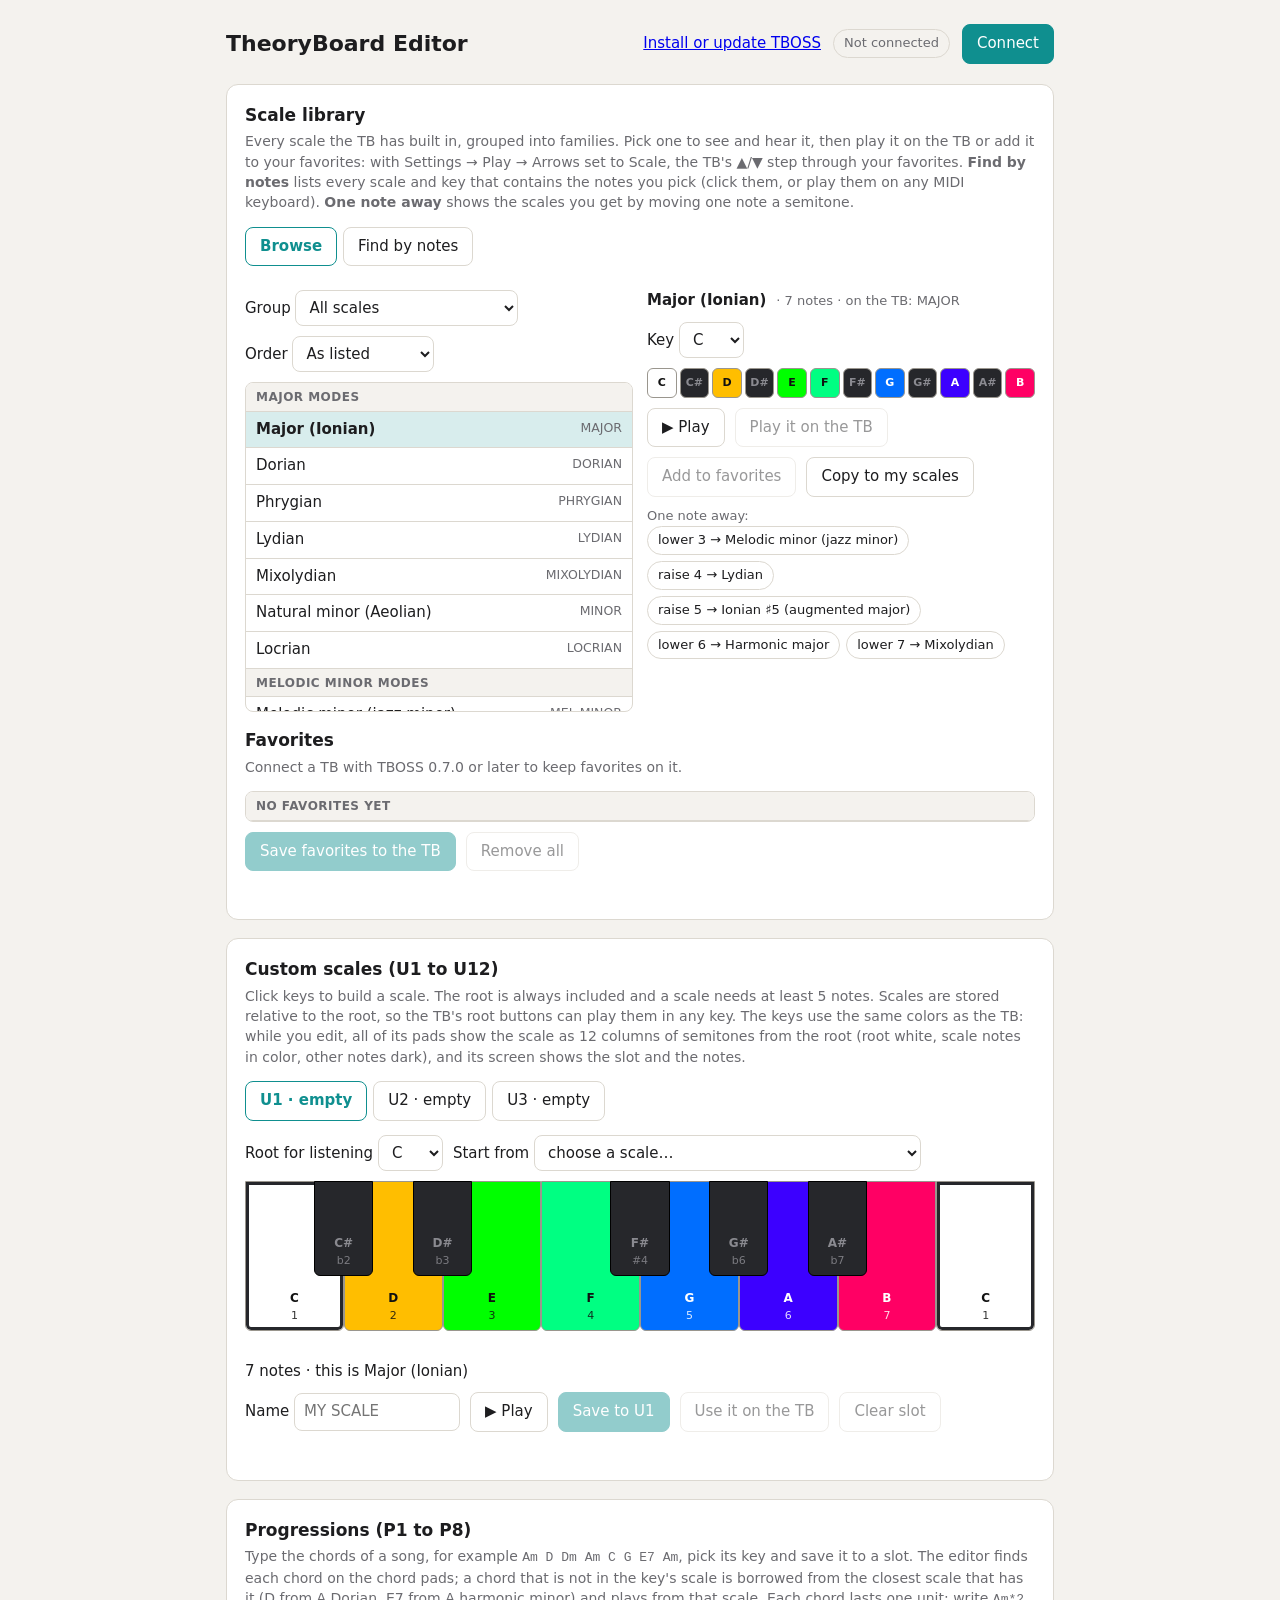
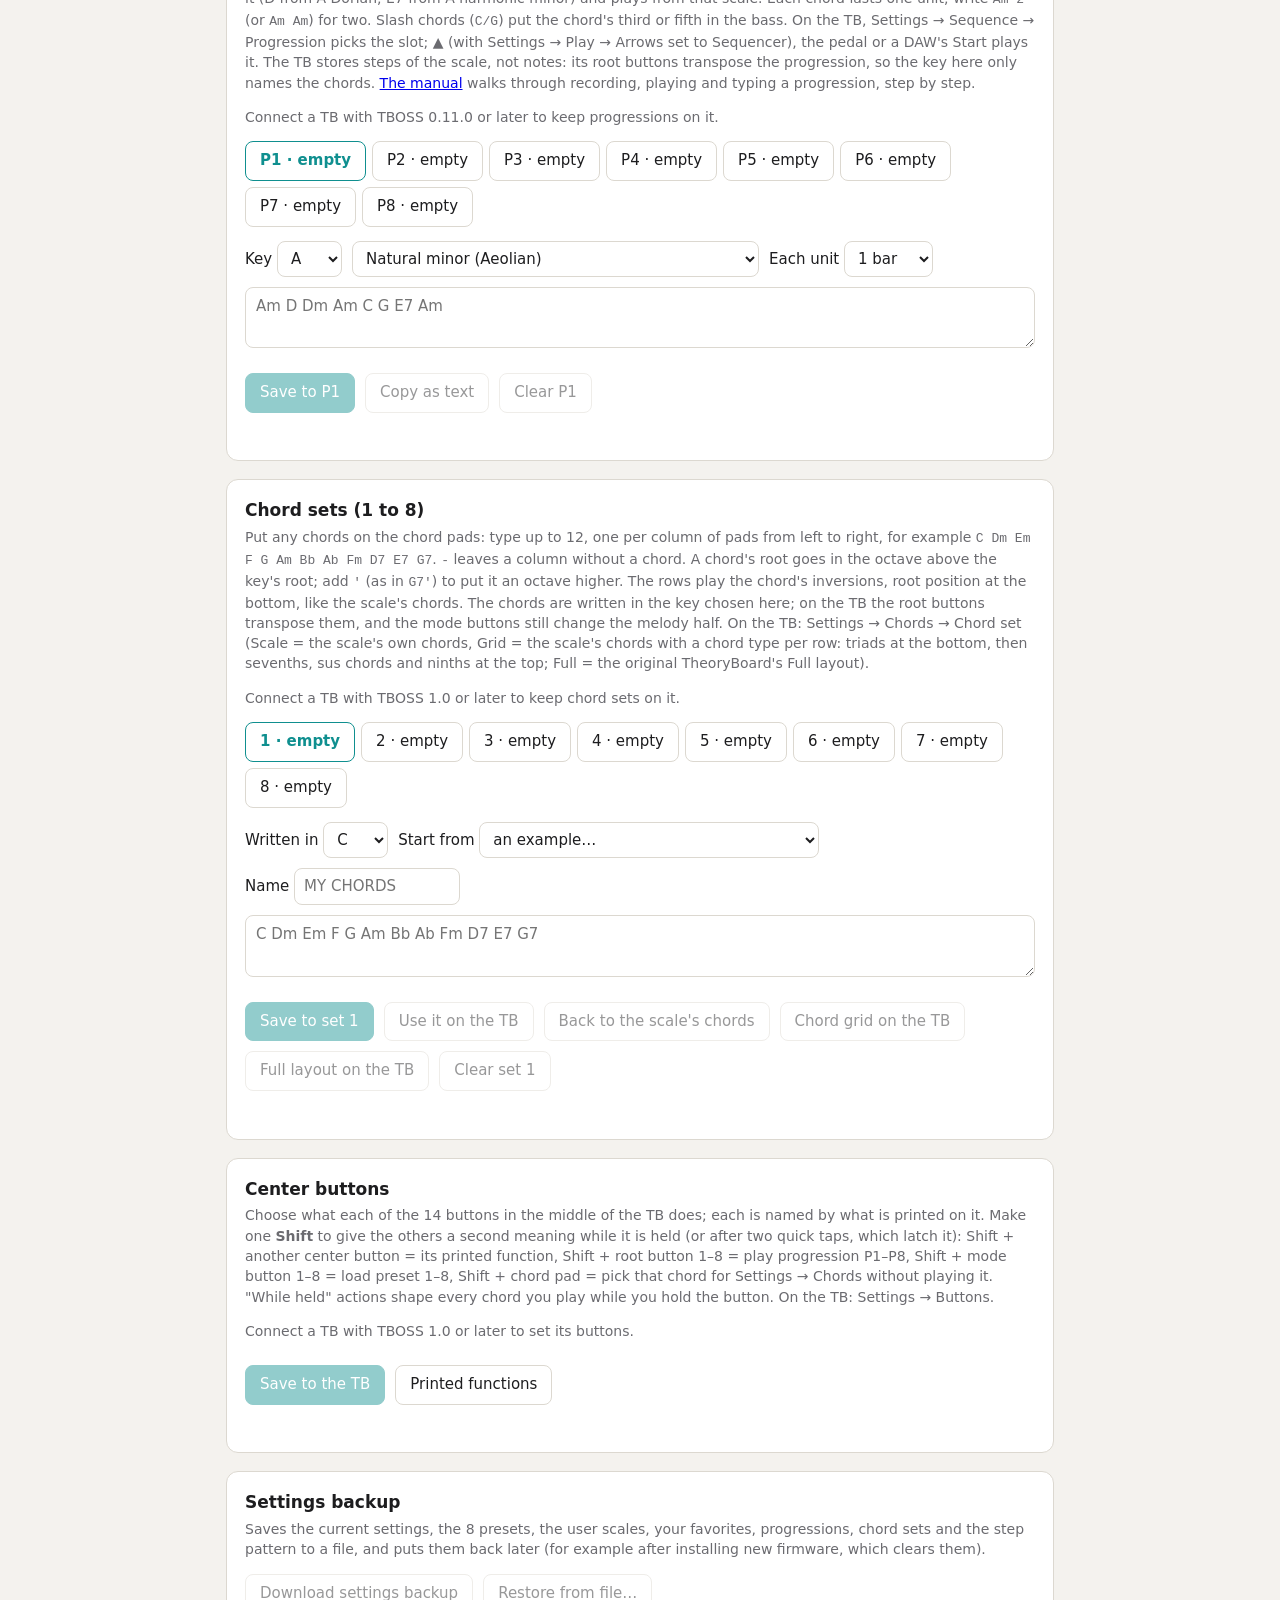
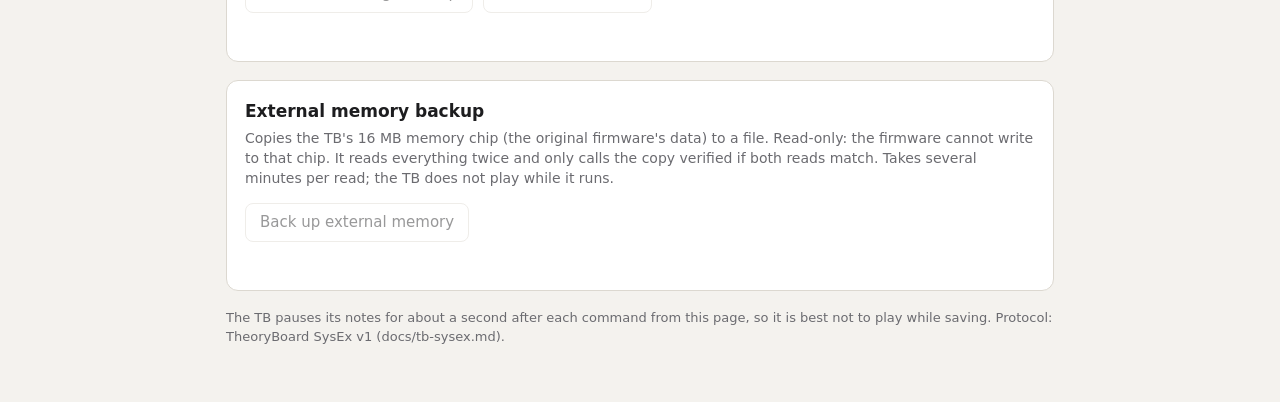
<file: webapp/index.html>
<!doctype html>
<!-- SPDX-License-Identifier: GPL-3.0-or-later - TheoryBoard editor: the scale library and favorites,
     user scales, chord progressions, chord sets, the center buttons, settings backup and external-memory
     backup over Web MIDI SysEx
     (protocol: tb-protocol.js, docs/tb-sysex.md; scale list: tb-scales.js from scripts/gen_scales.py;
     chord names: tb-chords.js).
     Start it with:  python scripts/tboss_editor.py   (serves it on localhost and opens it) -->
<html lang="en">
<head>
<meta charset="utf-8">
<meta name="viewport" content="width=device-width, initial-scale=1">
<title>TheoryBoard Editor</title>
<link rel="icon" href="data:,">
<style>
  :root {
    --bg: #f4f2ee; --panel: #ffffff; --text: #1d1d1f; --muted: #6b6b70; --line: #dcd8d0;
    --accent: #0f8f8f; --accent-text: #ffffff; --white-key: #ffffff; --black-key: #1f2024;
    --warn: #b3261e; --ok: #2b7a3d;
  }
  @media (prefers-color-scheme: dark) {
    :root { --bg: #151618; --panel: #1f2124; --text: #ecebe8; --muted: #9a9aa0; --line: #33363b;
      --white-key: #e9e7e2; --black-key: #0b0b0c; --warn: #f2726a; --ok: #6fcf86; }
  }
  * { box-sizing: border-box; }
  body { margin: 0; background: var(--bg); color: var(--text);
    font: 15px/1.45 system-ui, -apple-system, "Segoe UI", Roboto, sans-serif; }
  main { max-width: 860px; margin: 0 auto; padding: 24px 16px 48px; }
  header { display: flex; align-items: center; gap: 12px; flex-wrap: wrap; margin-bottom: 20px; }
  h1 { font-size: 22px; margin: 0; flex: 1; }
  h2 { font-size: 17px; margin: 0 0 4px; }
  section { background: var(--panel); border: 1px solid var(--line); border-radius: 12px; padding: 18px; margin-bottom: 18px; }
  p.hint { color: var(--muted); margin: 4px 0 14px; font-size: 14px; }
  button { font: inherit; padding: 8px 14px; border-radius: 8px; border: 1px solid var(--line);
    background: var(--panel); color: var(--text); cursor: pointer; }
  button.primary { background: var(--accent); border-color: var(--accent); color: var(--accent-text); }
  button:disabled { opacity: .45; cursor: not-allowed; }
  select, input[type=text] { font: inherit; padding: 7px 9px; border-radius: 8px; border: 1px solid var(--line);
    background: var(--panel); color: var(--text); }
  .row { display: flex; gap: 10px; align-items: center; flex-wrap: wrap; margin: 10px 0; }
  .pill { font-size: 13px; padding: 4px 10px; border-radius: 999px; border: 1px solid var(--line); color: var(--muted); }
  .pill.on { color: var(--ok); border-color: var(--ok); }
  .tabs { display: flex; flex-wrap: wrap; gap: 6px; margin: 8px 0 14px; }
  .tabs button[aria-selected=true] { border-color: var(--accent); color: var(--accent); font-weight: 600; }
  .piano { position: relative; height: 170px; margin: 8px 0 4px; user-select: none; touch-action: manipulation; }
  .key { position: absolute; top: 0; border: 1px solid #9a968e; border-radius: 0 0 6px 6px; cursor: pointer;
    display: flex; flex-direction: column; justify-content: flex-end; align-items: center; padding-bottom: 6px;
    font-size: 12px; font-weight: 600; }
  .key.white { height: 150px; background: var(--white-key); color: #333; z-index: 1; }
  .key.black { height: 95px; background: var(--black-key); color: #ddd; z-index: 2; border-color: #000; }
  /* Same colors as the board's pads in editor view: root white, scale notes in their
     rainbow color (tb-protocol.js PAD_HUES), other notes nearly dark. */
  .key.off { background: #26272b; color: #8a8a90; border-color: #000; }
  .key.root { cursor: default; box-shadow: inset 0 0 0 3px #26272b; }
  .key.outside { opacity: .25; cursor: default; }
  .key small { font-weight: 400; font-size: 11px; opacity: .85; }
  .key.playing { outline: 3px solid #f2c94c; outline-offset: -3px; }
  .status { min-height: 1.4em; font-size: 14px; }
  .status.err { color: var(--warn); } .status.good { color: var(--ok); }
  progress { width: 100%; height: 14px; }
  code { font-size: 13px; }
  .facts { font-size: 13px; color: var(--muted); }
  .hidden { display: none; }
  a.download { display: inline-block; margin-right: 12px; }
  /* Scale library */
  .lib { display: grid; grid-template-columns: minmax(0, 1fr) minmax(0, 1fr); gap: 14px; }
  @media (max-width: 680px) { .lib { grid-template-columns: minmax(0, 1fr); } }
  .list { max-height: 330px; overflow-y: auto; border: 1px solid var(--line); border-radius: 8px; }
  .list button { display: flex; width: 100%; justify-content: space-between; gap: 8px; text-align: left;
    border: 0; border-bottom: 1px solid var(--line); border-radius: 0; padding: 7px 10px; background: transparent; }
  .list button:last-child { border-bottom: 0; }
  .list button[aria-selected=true] { background: color-mix(in srgb, var(--accent) 16%, transparent); font-weight: 600; }
  .list .group { padding: 6px 10px 4px; font-size: 12px; font-weight: 600; color: var(--muted); text-transform: uppercase;
    letter-spacing: .04em; border-bottom: 1px solid var(--line); background: var(--bg); }
  .list small { color: var(--muted); font-weight: 400; white-space: nowrap; }
  .strip { display: grid; grid-template-columns: repeat(12, minmax(0, 1fr)); gap: 3px; margin: 8px 0; }
  .strip div { aspect-ratio: 1; border-radius: 6px; display: flex; align-items: center; justify-content: center;
    font-size: 11px; font-weight: 600; background: #26272b; color: #8a8a90; cursor: default; user-select: none;
    border: 1px solid #9a968e; }
  .strip.pick div { cursor: pointer; }
  .chips { display: flex; flex-wrap: wrap; gap: 6px; }
  .chips button { padding: 4px 10px; font-size: 13px; border-radius: 999px; }
  .fav { display: flex; align-items: center; gap: 6px; padding: 4px 10px; border-bottom: 1px solid var(--line); cursor: grab; }
  .fav span { flex: 1; } .fav .grip { flex: none; color: var(--muted); user-select: none; }
  .list .fav button { display: inline-block; width: auto; flex: none; padding: 2px 8px; font-size: 13px;
    border: 1px solid var(--line); border-radius: 6px; }
  .fav.dragging { opacity: .4; }
  .fav.drop-before { box-shadow: inset 0 2px 0 var(--accent); } .fav.drop-after { box-shadow: inset 0 -2px 0 var(--accent); }
  /* Progressions */
  textarea { font: inherit; width: 100%; padding: 8px 10px; border-radius: 8px; border: 1px solid var(--line);
    background: var(--panel); color: var(--text); resize: vertical; }
  .chord { display: inline-flex; flex-direction: column; align-items: center; min-width: 56px; padding: 6px 10px;
    border: 1px solid var(--line); border-radius: 8px; }
  .chord b { font-size: 16px; } .chord small { color: var(--muted); font-size: 12px; }
  .chord.borrowed { border-color: var(--accent); }
  .chord.empty { opacity: .45; }
  /* Center buttons: the panel's printed function and what it does now. */
  .buttons { display: grid; grid-template-columns: repeat(auto-fill, minmax(250px, 1fr)); gap: 6px 14px; margin: 8px 0; }
  .buttons label { display: flex; justify-content: space-between; align-items: center; gap: 8px; }
  .buttons label.changed span { color: var(--accent); font-weight: 600; }
</style>
</head>
<body>
<main>
  <header>
    <h1>TheoryBoard Editor</h1>
    <a href="install.html">Install or update TBOSS</a>
    <span id="conn" class="pill">Not connected</span>
    <button id="connect" class="primary">Connect</button>
  </header>
  <div id="unsupported" class="status err hidden">This browser has no Web MIDI. Use Chrome or Edge on a desktop computer.</div>
  <div class="row hidden" id="ports">
    <label>Board: <select id="portSelect"></select></label>
    <span class="facts" id="facts"></span>
  </div>

  <section id="library">
    <h2>Scale library</h2>
    <p class="hint">Every scale the TB has built in, grouped into families. Pick one to see and hear it, then play it on the TB or
      add it to your favorites: with Settings → Play → Arrows set to Scale, the TB's ▲/▼ step through your favorites.
      <b>Find by notes</b> lists every scale and key that contains the notes you pick (click them, or play them on any MIDI
      keyboard). <b>One note away</b> shows the scales you get by moving one note a semitone.</p>
    <div class="tabs" role="tablist">
      <button id="modeBrowse" role="tab" aria-selected="true">Browse</button>
      <button id="modeFind" role="tab" aria-selected="false">Find by notes</button>
    </div>
    <div class="lib">
      <div>
        <div id="browseControls" class="row">
          <label>Group <select id="libGroup"><option value="">All scales</option></select></label>
          <label>Order <select id="libOrder"><option value="group">As listed</option><option value="bright">Bright → dark</option></select></label>
        </div>
        <div id="findControls" class="hidden">
          <div class="strip pick" id="findStrip" aria-label="Notes to find"></div>
          <div class="row"><button id="findClear">Clear notes</button><label><input type="checkbox" id="findListen"> Listen to MIDI keyboards</label></div>
        </div>
        <div class="list" id="libList"></div>
      </div>
      <div>
        <div class="row"><b id="libName">Major (Ionian)</b><small class="facts" id="libFacts"></small></div>
        <div class="row"><label>Key <select id="libRoot"></select></label></div>
        <div class="strip" id="libStrip"></div>
        <div class="row">
          <button id="libPlay">▶ Play</button>
          <button id="libUse" disabled>Play it on the TB</button>
          <button id="libFav" disabled>Add to favorites</button>
          <button id="libCopy">Copy to my scales</button>
        </div>
        <div class="facts">One note away:</div>
        <div class="chips" id="libNear"></div>
        <div class="status" id="libStatus"></div>
      </div>
    </div>
    <h2 style="margin-top:16px">Favorites <small class="facts" id="favCount"></small></h2>
    <p class="hint" id="favHint">Connect a TB with TBOSS 0.7.0 or later to keep favorites on it.</p>
    <div class="list" id="favList"></div>
    <div class="row">
      <button id="favSave" class="primary" disabled>Save favorites to the TB</button>
      <button id="favClear" disabled>Remove all</button>
    </div>
    <div class="status" id="favStatus"></div>
  </section>

  <section id="scales">
    <h2>Custom scales (U1 to U12)</h2>
    <p class="hint">Click keys to build a scale. The root is always included and a scale needs at least 5 notes.
      Scales are stored relative to the root, so the TB's root buttons can play them in any key.
      The keys use the same colors as the TB: while you edit, all of its pads show the scale as 12 columns of
      semitones from the root (root white, scale notes in color, other notes dark), and its screen shows the slot and
      the notes.</p>
    <div class="tabs" role="tablist" id="slotTabs"></div>
    <div class="row">
      <label>Root for listening <select id="root"></select></label>
      <label>Start from <select id="startFrom"><option value="">choose a scale…</option></select></label>
    </div>
    <div class="piano" id="piano" aria-label="One octave of piano keys"></div>
    <div class="row"><span id="summary"></span></div>
    <div class="row">
      <label>Name <input type="text" id="name" maxlength="12" placeholder="MY SCALE" size="14"></label>
      <button id="play">▶ Play</button>
      <button id="save" class="primary" disabled>Save to U1</button>
      <button id="use" disabled>Use it on the TB</button>
      <button id="clear" disabled>Clear slot</button>
    </div>
    <div class="status" id="scaleStatus"></div>
  </section>

  <section id="progressions">
    <h2>Progressions (P1 to P8)</h2>
    <p class="hint">Type the chords of a song, for example <code>Am D Dm Am C G E7 Am</code>, pick its key and save it to a slot.
      The editor finds each chord on the chord pads; a chord that is not in the key's scale is borrowed from the closest
      scale that has it (D from A Dorian, E7 from A harmonic minor) and plays from that scale. Each chord lasts one unit;
      write <code>Am*2</code> (or <code>Am Am</code>) for two. Slash chords (<code>C/G</code>) put the chord's third or fifth
      in the bass. On the TB, Settings → Sequence → Progression picks the slot; ▲ (with Settings → Play → Arrows set to
      Sequencer), the pedal or a DAW's Start plays it. The TB stores steps of the scale, not notes: its root buttons
      transpose the progression, so the key here only names the chords.
      <a href="https://github.com/armandhammer/TBOSS/blob/main/docs/manual.md#progressions" target="_blank" rel="noopener">The manual</a>
      walks through recording, playing and typing a progression, step by step.</p>
    <p class="hint" id="progHint">Connect a TB with TBOSS 0.11.0 or later to keep progressions on it.</p>
    <div class="tabs" role="tablist" id="progTabs"></div>
    <div class="row">
      <label>Key <select id="progRoot"></select></label>
      <select id="progScale" aria-label="Scale"></select>
      <label>Each unit <select id="progUnit"></select></label>
    </div>
    <textarea id="progText" rows="2" placeholder="Am D Dm Am C G E7 Am" spellcheck="false" aria-label="Chords"></textarea>
    <div class="chips" id="progChords" style="margin-top:8px"></div>
    <div class="row">
      <button id="progSave" class="primary" disabled>Save to P1</button>
      <button id="progCopy">Copy as text</button>
      <button id="progClear" disabled>Clear P1</button>
    </div>
    <div class="status" id="progStatus"></div>
  </section>

  <section id="chordsets">
    <h2>Chord sets (1 to 8)</h2>
    <p class="hint">Put any chords on the chord pads: type up to 12, one per column of pads from left to right, for example
      <code>C Dm Em F G Am Bb Ab Fm D7 E7 G7</code>. <code>-</code> leaves a column without a chord. A chord's root goes
      in the octave above the key's root; add <code>'</code> (as in <code>G7'</code>) to put it an octave higher. The rows
      play the chord's inversions, root position at the bottom, like the scale's chords. The chords are written in the
      key chosen here; on the TB the root buttons transpose them, and the mode buttons still change the melody half.
      On the TB: Settings → Chords → Chord set (Scale = the scale's own chords, Grid = the scale's chords with a chord
      type per row: triads at the bottom, then sevenths, sus chords and ninths at the top; Full = the original
      TheoryBoard's Full layout).</p>
    <p class="hint" id="setHint">Connect a TB with TBOSS 1.0 or later to keep chord sets on it.</p>
    <div class="tabs" role="tablist" id="setTabs"></div>
    <div class="row">
      <label>Written in <select id="setKey"></select></label>
      <label>Start from <select id="setStart"><option value="">an example…</option></select></label>
      <label>Name <input type="text" id="setName" maxlength="12" placeholder="MY CHORDS" size="14"></label>
    </div>
    <textarea id="setText" rows="2" placeholder="C Dm Em F G Am Bb Ab Fm D7 E7 G7" spellcheck="false" aria-label="Chords"></textarea>
    <div class="chips" id="setChords" style="margin-top:8px"></div>
    <div class="row">
      <button id="setSave" class="primary" disabled>Save to set 1</button>
      <button id="setUse" disabled>Use it on the TB</button>
      <button id="setOff" disabled>Back to the scale's chords</button>
      <button id="setGrid" disabled title="The scale's chords with a chord type per row: triads, sevenths, sus, ninths from the bottom up">Chord grid on the TB</button>
      <button id="setFull" disabled title="The original TheoryBoard's Full layout: each chord of the scale with its variations">Full layout on the TB</button>
      <button id="setClear" disabled>Clear set 1</button>
    </div>
    <div class="status" id="setStatus"></div>
  </section>

  <section id="center">
    <h2>Center buttons</h2>
    <p class="hint">Choose what each of the 14 buttons in the middle of the TB does; each is named by what is printed on it.
      Make one <b>Shift</b> to give the others a second meaning while it is held (or after two quick taps, which latch it):
      Shift + another center button = its printed function, Shift + root button 1–8 = play progression P1–P8, Shift + mode
      button 1–8 = load preset 1–8, Shift + chord pad = pick that chord for Settings → Chords without playing it.
      "While held" actions shape every chord you play while you hold the button. On the TB: Settings → Buttons.</p>
    <p class="hint" id="btnHint">Connect a TB with TBOSS 1.0 or later to set its buttons.</p>
    <div class="buttons" id="btnList"></div>
    <div class="row">
      <button id="btnSave" class="primary" disabled>Save to the TB</button>
      <button id="btnReset">Printed functions</button>
    </div>
    <div class="status" id="btnStatus"></div>
  </section>

  <section>
    <h2>Settings backup</h2>
    <p class="hint">Saves the current settings, the 8 presets, the user scales, your favorites, progressions, chord sets and the step pattern to a file, and puts them back later
      (for example after installing new firmware, which clears them).</p>
    <div class="row">
      <button id="backup" disabled>Download settings backup</button>
      <label><button id="restorePick" disabled>Restore from file…</button><input type="file" id="restoreFile" accept=".json" class="hidden"></label>
    </div>
    <div class="status" id="settingsStatus"></div>
  </section>

  <section>
    <h2>External memory backup</h2>
    <p class="hint">Copies the TB's 16 MB memory chip (the original firmware's data) to a file. Read-only: the firmware cannot
      write to that chip. It reads everything twice and only calls the copy verified if both reads match.
      Takes several minutes per read; the TB does not play while it runs.</p>
    <div class="row">
      <button id="norStart" disabled>Back up external memory</button>
      <button id="norCancel" class="hidden">Cancel</button>
    </div>
    <progress id="norProgress" value="0" max="1" class="hidden"></progress>
    <div class="status" id="norStatus"></div>
    <div id="norLinks"></div>
  </section>

  <p class="facts">The TB pauses its notes for about a second after each command from this page, so it is best not to
    play while saving. Protocol: TheoryBoard SysEx v1 (docs/tb-sysex.md).</p>
</main>
<script type="module">
import * as tb from './tb-protocol.js';
import * as midi from './tb-midi.js';
import * as chords from './tb-chords.js';

const $ = (id) => document.getElementById(id);
const NOTES = ['C', 'C#', 'D', 'D#', 'E', 'F', 'F#', 'G', 'G#', 'A', 'A#', 'B'];
const BLACK = new Set([1, 3, 6, 8, 10]);
const state = { access: null, out: null, inp: null, info: null, slot: 0, slots: [null, null, null],
  mask: tb.maskOf([0, 2, 4, 5, 7, 9, 11]), root: 0, busy: false, cancel: false };

// ---- Web MIDI request/reply (tb-midi.js) -------------------------------------------
const link = midi.caller();
const call = (message, timeout) => link.call(message, timeout);
const ok = (message, timeout) => link.ok(message, timeout);
function say(id, text, kind = '') { const el = $(id); el.textContent = text; el.className = 'status ' + kind; }

// ---- connection -------------------------------------------------------------
function fillPorts() {
  const sel = $('portSelect'); const list = midi.boardOutputs(state.access);
  sel.innerHTML = '';
  for (const p of list) sel.add(new Option(p.name, p.id));
  $('ports').classList.toggle('hidden', !list.length);
  return list;
}
async function usePort(id) {
  state.out = state.access.outputs.get(id) || null;
  state.inp = midi.inputFor(state.access, state.out);
  link.use(state.out, state.inp);
  await identify();
}
async function identify() {
  try {
    state.info = tb.decodeIdentify(await ok(tb.identify()));
    const i = state.info;
    $('conn').textContent = 'Connected'; $('conn').classList.add('on');
    $('facts').textContent = `firmware ${i.version ? 'TBOSS ' + i.version : 'stage ' + i.stage}, protocol v${i.protocol}; external memory: ` +
      (i.norPresent ? `${i.norBytes / 1048576} MB (JEDEC ${i.jedec.map((b) => b.toString(16).padStart(2, '0')).join(' ')})` : 'not found');
    for (const b of ['backup', 'restorePick']) $(b).disabled = false;
    $('norStart').disabled = !i.norPresent;
  } catch (e) {
    state.info = null;
    $('conn').textContent = 'No TheoryBoard reply'; $('conn').classList.remove('on');
    say('scaleStatus', `Could not talk to the TB (${e.message}). Is TBOSS installed and the right port chosen?`, 'err');
    refreshButtons();
    return;
  }
  try {
    await loadSlots();
    await loadFavorites();
    await loadChordSets();
    await loadProgressions();
    await loadButtons();
  } catch (e) { // the board answered: this is the page itself (for example half of it loaded from an old cache)
    say('scaleStatus', `The page hit an error (${e.message}). Reload it with Ctrl+F5 (Cmd+Shift+R on a Mac).`, 'err');
  }
  refreshButtons();
}
$('connect').onclick = async () => {
  if (!navigator.requestMIDIAccess) { $('unsupported').classList.remove('hidden'); return; }
  try {
    state.access = await midi.access();
  } catch (e) {
    say('scaleStatus', e.message[0].toUpperCase() + e.message.slice(1) + '.', 'err');
    return;
  }
  state.access.onstatechange = () => {
    const list = fillPorts();
    if (!list.some((p) => state.out && p.id === state.out.id)) { state.out = null; link.use(null, null); }
  };
  const list = fillPorts();
  if (!list.length) { say('scaleStatus', 'No MIDI devices found. Plug in the TB and press Connect again.', 'err'); return; }
  $('connect').textContent = 'Reconnect';
  await usePort(list[0].id);
};
$('portSelect').onchange = (e) => usePort(e.target.value);

// ---- scale editor -----------------------------------------------------------
for (let i = 0; i < 12; i++) $('root').add(new Option(NOTES[i], i));
tb.KNOWN_SCALES.forEach((s, i) => $('startFrom').add(new Option(s.name, i)));
$('startFrom').onchange = (e) => {
  const s = tb.KNOWN_SCALES[e.target.value];
  if (s) { state.mask = s.mask; $('name').value = tb.cleanName(s.short); draw(); previewScale(); refreshButtons(); }
  e.target.value = '';
};
$('name').oninput = (e) => { const c = tb.cleanName(e.target.value); if (c !== e.target.value.toUpperCase().trimEnd()) e.target.value = c; refreshButtons(); };

// User slots: 12 on firmware 0.6.0+, 3 before (IDENTIFY says which).
const userSlots = () => (state.info && state.info.userScales) || 3;
function slotLabel(i) { const s = state.slots[i]; return `U${i + 1}` + (s && s.mask ? ` · ${s.name || 'unnamed'}` : ' · empty'); }
function drawTabs() {
  const tabs = $('slotTabs'); tabs.innerHTML = '';
  if (state.slot >= userSlots()) state.slot = 0;
  for (let i = 0; i < userSlots(); i++) {
    const b = document.createElement('button');
    b.textContent = slotLabel(i); b.setAttribute('role', 'tab'); b.setAttribute('aria-selected', String(i === state.slot));
    b.onclick = () => { state.slot = i; const s = state.slots[i]; if (s && s.mask) { state.mask = s.mask; $('name').value = s.name; } drawTabs(); draw(); refreshButtons(); previewScale(); };
    tabs.appendChild(b);
  }
}
function draw() {
  const piano = $('piano'); piano.innerHTML = '';
  // Keys from the white key at/below the root to the white key at/above root + 12.
  const lo = BLACK.has(state.root) ? state.root - 1 : state.root;
  const hiTop = state.root + 12;
  const hi = BLACK.has(hiTop % 12) ? hiTop + 1 : hiTop;
  const whites = []; for (let p = lo; p <= hi; p++) if (!BLACK.has(((p % 12) + 12) % 12)) whites.push(p);
  const w = 100 / whites.length;
  const place = (p, x, width, black) => {
    const offset = p - state.root, pc = ((p % 12) + 12) % 12;
    const k = document.createElement('div');
    k.className = 'key ' + (black ? 'black' : 'white');
    k.dataset.offset = String(offset);
    k.style.left = x + '%'; k.style.width = width + '%';
    const inside = offset >= 0 && offset <= 12;
    const isRoot = offset === 0 || offset === 12;
    const on = inside && ((state.mask >> (offset % 12)) & 1);
    if (!inside) k.classList.add('outside');
    else if (isRoot || on) {
      const [r, g, b] = isRoot ? [255, 255, 255] : tb.PAD_HUES[pc];
      k.style.background = `rgb(${r}, ${g}, ${b})`;
      k.style.color = 0.299 * r + 0.587 * g + 0.114 * b > 140 ? '#111' : '#fff'; // readable on light and dark colors
      if (isRoot) k.classList.add('root');
    } else k.classList.add('off');
    k.innerHTML = inside ? `${NOTES[pc]}<small>${tb.INTERVALS[offset % 12]}</small>` : NOTES[pc];
    k.title = inside ? (isRoot ? 'Root (always in the scale)' : `${NOTES[pc]}: click to ${on ? 'remove' : 'add'}`) : '';
    if (inside && !isRoot) k.onclick = () => { state.mask ^= 1 << offset; draw(); previewScale(); };
    piano.appendChild(k);
  };
  whites.forEach((p, i) => place(p, i * w, w, false));
  whites.forEach((p, i) => { const b = p + 1; if (BLACK.has(((b % 12) + 12) % 12) && b <= hi) place(b, (i + 1) * w - w * 0.3, w * 0.6, true); });
  const n = tb.noteCount(state.mask), names = tb.scaleNamesFor(state.mask);
  $('summary').textContent = `${n} notes` + (names.length ? ` · this is ${names.join(' / ')}` : '') +
    (n < 5 ? ' · add at least ' + (5 - n) + ' more' : '');
  refreshButtons();
}
function refreshButtons() {
  const connected = !!state.info, valid = tb.maskOk(state.mask);
  $('save').textContent = `Save to U${state.slot + 1}`;
  $('save').disabled = !connected || !valid || state.busy;
  const stored = state.slots[state.slot];
  $('use').disabled = !connected || !stored || !stored.mask || state.busy;
  $('clear').disabled = !connected || !stored || !stored.mask || state.busy;
}
async function loadSlots() {
  state.slots = [];
  for (let i = 0; i < userSlots(); i++) {
    try { state.slots[i] = tb.decodeScale(await ok(tb.getScale(i))); } catch { state.slots[i] = null; }
  }
  const s = state.slots[state.slot];
  if (s && s.mask) { state.mask = s.mask; $('name').value = s.name; }
  drawTabs(); draw();
}
$('save').onclick = async () => {
  const slot = state.slot, name = tb.cleanName($('name').value) || `SCALE U${slot + 1}`;
  state.busy = true; refreshButtons();
  try {
    await ok(tb.setScale(slot, state.mask, name));
    state.slots[slot] = tb.decodeScale(await ok(tb.getScale(slot)));
    $('name').value = state.slots[slot].name;
    say('scaleStatus', `Saved to U${slot + 1}. Press U${slot + 1} on the TB (or "Use it on the TB") to play it.`, 'good');
  } catch (e) {
    say('scaleStatus', `Not saved: ${e.message}.` + (e.message.includes('accepted') ? ' (A scale in use must keep at least 5 notes and fit the pads.)' : ''), 'err');
  }
  state.busy = false; drawTabs(); refreshButtons();
};
$('use').onclick = async () => {
  try { await ok(tb.selectScale(tb.BUILT_IN_SCALES + state.slot)); say('scaleStatus', `The TB now plays U${state.slot + 1}.`, 'good'); }
  catch (e) { say('scaleStatus', `Could not select it: ${e.message}.`, 'err'); }
};
$('clear').onclick = async () => {
  const slot = state.slot;
  try {
    await ok(tb.setScale(slot, 0, ''));
    state.slots[slot] = { slot, mask: 0, name: '' };
    say('scaleStatus', `U${slot + 1} is empty now.`, 'good');
  } catch (e) { say('scaleStatus', `Not cleared: ${e.message} (the scale in use cannot be cleared; pick another first).`, 'err'); }
  drawTabs(); refreshButtons();
};

// Preview on the TB while editing a scale (no reply, does not pause playing). It takes over the
// TB's display and pad lights and expires there after 5 s, so it is refreshed every 2 s, but only
// while a scale is being worked on: it starts with a change in the scale library or the custom
// scales, and ends when anything else on the page is used, after 2 minutes without a touch in
// those two panels, or when the page is hidden (before 1.0.0 it ran whenever the page was in
// front, hiding the play screen while the other panels were used).
const PREVIEW_MS = 120000;
let previewUntil = 0;
function sendPreview(off = false) {
  if (!state.out || !state.info) return;
  const slot = tb.versionAtLeast(state.info.version, 0, 5) ? state.slot : undefined;
  try { state.out.send(tb.preview(off ? 0 : state.mask, state.root, slot)); } catch { /* port gone */ }
}
function previewScale() { previewUntil = Date.now() + PREVIEW_MS; sendPreview(); }
function stopPreview() { if (previewUntil) { previewUntil = 0; sendPreview(true); } }
const inScalePanels = (el) => !!(el && el.closest && el.closest('#library, #scales'));
['pointerdown', 'focusin'].forEach((type) => document.addEventListener(type, (e) => {
  if (!previewUntil) return;
  if (inScalePanels(e.target)) previewUntil = Date.now() + PREVIEW_MS; else stopPreview();
}, true));
setInterval(() => {
  if (!previewUntil) return;
  if (document.visibilityState !== 'visible' || Date.now() > previewUntil) stopPreview(); else sendPreview();
}, 2000);
document.addEventListener('visibilitychange', () => { if (document.visibilityState !== 'visible') stopPreview(); });
window.addEventListener('pagehide', stopPreview);

// Listen in the browser: the scale up an octave from the chosen root.
// The keys light up as they sound, so it is visible even when the speakers are silent.
let audio = null;
$('play').onclick = async () => {
  const offsets = [...tb.semitonesOf(state.mask), 12];
  try {
    audio = audio || new (window.AudioContext || window.webkitAudioContext)();
    if (audio.state !== 'running') await audio.resume();
    const t0 = audio.currentTime + 0.05;
    offsets.forEach((offset, i) => {
      const osc = audio.createOscillator(), gain = audio.createGain();
      osc.type = 'triangle'; osc.frequency.value = 440 * 2 ** ((60 + state.root + offset - 69) / 12);
      const t = t0 + i * 0.28;
      gain.gain.setValueAtTime(0, audio.currentTime);
      gain.gain.setValueAtTime(0, t); gain.gain.linearRampToValueAtTime(0.3, t + 0.02);
      gain.gain.exponentialRampToValueAtTime(0.001, t + 0.5);
      osc.connect(gain).connect(audio.destination); osc.start(t); osc.stop(t + 0.55);
    });
    offsets.forEach((offset, i) => setTimeout(() => {
      document.querySelectorAll('.key.playing').forEach((k) => k.classList.remove('playing'));
      const key = document.querySelector(`.key[data-offset="${offset}"]`);
      if (key) key.classList.add('playing');
    }, 50 + i * 280));
    setTimeout(() => document.querySelectorAll('.key.playing').forEach((k) => k.classList.remove('playing')), 50 + offsets.length * 280);
    say('scaleStatus', `Playing ${offsets.map((o) => NOTES[(state.root + o) % 12]).join(' ')} (audio ${audio.state}, ` +
      `${audio.sampleRate} Hz). Silent? Check the computer's volume, the tab is not muted, and no other program ` +
      `(for example a DAW or audio interface in exclusive/ASIO mode) is holding the sound device.`);
  } catch (e) {
    say('scaleStatus', `Could not play sound in this browser: ${e.message}`, 'err');
  }
};


// ---- scale library, find by notes, one note away, favorites ---------------------------------
const lib = { mode: 'browse', sel: tb.KNOWN_SCALES[0], find: 0, favs: [], favDirty: false, listeners: [] };
const favSupported = () => !!state.info && tb.versionAtLeast(state.info.version, 0, 7);
// Built-in scales and the user slots that hold a scale (ids 12..23).
function libScales() {
  const mine = state.slots.map((s, i) => (s && s.mask ? { id: tb.USER_FIRST + i, name: `U${i + 1} · ${s.name || 'unnamed'}`,
    short: `U${i + 1}`, group: 'My scales', mask: s.mask } : null)).filter(Boolean);
  return [...tb.KNOWN_SCALES, ...mine];
}
function nameOf(id) {
  const s = libScales().find((x) => x.id === id);
  return s ? s.name : id >= tb.USER_FIRST && id < tb.USER_FIRST + 12 ? `U${id - tb.USER_FIRST + 1} (empty)` : `scale ${id}`;
}
for (const g of [...new Set(tb.KNOWN_SCALES.map((s) => s.group)), 'My scales']) $('libGroup').add(new Option(g, g));
for (let i = 0; i < 12; i++) $('libRoot').add(new Option(NOTES[i], i));
function setRoot(root) { state.root = root; $('root').value = String(root); $('libRoot').value = String(root); draw(); drawLibDetail(); previewScale(); }
$('root').onchange = (e) => setRoot(+e.target.value);
$('libRoot').onchange = (e) => setRoot(+e.target.value);
function cell(el, pc, on, root, label) {
  const [r, g, b] = root ? [255, 255, 255] : tb.PAD_HUES[pc];
  if (on) { el.style.background = `rgb(${r}, ${g}, ${b})`; el.style.color = 0.299 * r + 0.587 * g + 0.114 * b > 140 ? '#111' : '#fff'; }
  else { el.style.background = ''; el.style.color = ''; }
  el.textContent = label;
}
function drawLibList() {
  const list = $('libList'); list.innerHTML = '';
  const add = (entry, root, label, detail) => {
    const b = document.createElement('button');
    b.setAttribute('aria-selected', String(!!lib.sel && entry.mask === lib.sel.mask && (root === undefined || root === state.root)));
    const name = document.createElement('span'), small = document.createElement('small');
    name.textContent = label; small.textContent = detail; b.append(name, small);
    b.onclick = () => { lib.sel = entry; if (root !== undefined) setRoot(root); drawLibList(); drawLibDetail(); };
    list.appendChild(b);
  };
  const header = (text) => { const d = document.createElement('div'); d.className = 'group'; d.textContent = text; list.appendChild(d); };
  if (lib.mode === 'find') {
    if (!lib.find) { header('Pick notes above'); return; }
    const found = tb.scalesContaining(lib.find, libScales());
    header(`${found.length} scale${found.length === 1 ? '' : 's'} and keys`);
    for (const f of found.slice(0, 300)) add(f.scale, f.root, `${NOTES[f.root]} ${f.scale.name}`, `${tb.noteCount(f.scale.mask)} notes`);
    return;
  }
  const group = $('libGroup').value, bright = $('libOrder').value === 'bright';
  let scales = libScales().filter((s) => !group || s.group === group);
  if (bright) scales = [...scales].sort((a, b) => tb.noteCount(a.mask) - tb.noteCount(b.mask) || tb.brightness(b.mask) - tb.brightness(a.mask));
  let last = null;
  for (const s of scales) {
    const heading = bright ? `${tb.noteCount(s.mask)} notes, brightest first` : s.group;
    if (heading !== last) { header(heading); last = heading; }
    add(s, undefined, s.name, s.short);
  }
}
function drawLibDetail() {
  const s = lib.sel; if (!s) return;
  $('libName').textContent = s.name;
  $('libFacts').textContent = ` · ${tb.noteCount(s.mask)} notes · on the TB: ${s.short}`;
  const strip = $('libStrip'); strip.innerHTML = '';
  for (let i = 0; i < 12; i++) {
    const pc = (state.root + i) % 12, d = document.createElement('div');
    cell(d, pc, (s.mask >> i) & 1, i === 0, NOTES[pc]);
    d.title = (s.mask >> i) & 1 ? tb.INTERVALS[i] : '';
    strip.appendChild(d);
  }
  const near = $('libNear'); near.innerHTML = '';
  const found = tb.neighbors(s.mask, libScales());
  if (!found.length) near.textContent = 'none of the listed scales';
  for (const n of found) {
    const b = document.createElement('button');
    b.textContent = `${n.to > n.from ? 'raise' : 'lower'} ${tb.INTERVALS[n.from]} → ${n.scale.name}`;
    b.onclick = () => { lib.sel = n.scale; drawLibList(); drawLibDetail(); };
    near.appendChild(b);
  }
  refreshLib();
}
function refreshLib() {
  const connected = !!state.info;
  $('libUse').disabled = !connected || !lib.sel;
  $('libFav').disabled = !favSupported() || !lib.sel || lib.favs.includes(lib.sel.id) || lib.favs.length >= tb.FAVORITES;
  $('libFav').textContent = lib.sel && lib.favs.includes(lib.sel.id) ? 'In your favorites' : 'Add to favorites';
  $('favSave').disabled = !favSupported() || !lib.favDirty;
  $('favClear').disabled = !favSupported() || !lib.favs.length;
  $('findListen').disabled = !state.access;
}
function drawFind() {
  const strip = $('findStrip'); strip.innerHTML = '';
  for (let pc = 0; pc < 12; pc++) {
    const d = document.createElement('div');
    cell(d, pc, (lib.find >> pc) & 1, false, NOTES[pc]);
    d.onclick = () => { lib.find ^= 1 << pc; drawFind(); drawLibList(); };
    strip.appendChild(d);
  }
}
function setMode(mode) {
  lib.mode = mode;
  $('modeBrowse').setAttribute('aria-selected', String(mode === 'browse'));
  $('modeFind').setAttribute('aria-selected', String(mode === 'find'));
  $('browseControls').classList.toggle('hidden', mode !== 'browse');
  $('findControls').classList.toggle('hidden', mode !== 'find');
  drawLibList();
}
$('modeBrowse').onclick = () => setMode('browse');
$('modeFind').onclick = () => setMode('find');
$('libGroup').onchange = drawLibList;
$('libOrder').onchange = drawLibList;
$('findClear').onclick = () => { lib.find = 0; drawFind(); drawLibList(); };
// Notes from any MIDI input (the TB itself included) add to the notes to find.
function onNote(ev) {
  const [status, note, velocity] = ev.data;
  if ((status & 0xf0) === 0x90 && velocity > 0) { lib.find |= 1 << (note % 12); drawFind(); drawLibList(); }
}
$('findListen').onchange = (e) => {
  for (const input of lib.listeners) input.removeEventListener('midimessage', onNote);
  lib.listeners = [];
  if (e.target.checked && state.access) {
    for (const input of state.access.inputs.values()) { input.addEventListener('midimessage', onNote); lib.listeners.push(input); }
    say('libStatus', `Listening to ${lib.listeners.length} MIDI input${lib.listeners.length === 1 ? '' : 's'}: play some notes.`);
  }
};
$('libPlay').onclick = async () => {
  const s = lib.sel; if (!s) return;
  const offsets = [...tb.semitonesOf(s.mask), 12];
  try {
    audio = audio || new (window.AudioContext || window.webkitAudioContext)();
    if (audio.state !== 'running') await audio.resume();
    const t0 = audio.currentTime + 0.05;
    offsets.forEach((offset, i) => {
      const osc = audio.createOscillator(), gain = audio.createGain();
      osc.type = 'triangle'; osc.frequency.value = 440 * 2 ** ((60 + state.root + offset - 69) / 12);
      const t = t0 + i * 0.25;
      gain.gain.setValueAtTime(0, audio.currentTime);
      gain.gain.setValueAtTime(0, t); gain.gain.linearRampToValueAtTime(0.3, t + 0.02);
      gain.gain.exponentialRampToValueAtTime(0.001, t + 0.45);
      osc.connect(gain).connect(audio.destination); osc.start(t); osc.stop(t + 0.5);
    });
    say('libStatus', `Playing ${NOTES[state.root]} ${s.name}.`);
  } catch (e) { say('libStatus', `Could not play sound in this browser: ${e.message}`, 'err'); }
};
$('libUse').onclick = async () => {
  try {
    await ok(tb.selectScale(lib.sel.id));
    say('libStatus', `The TB now plays ${lib.sel.name} (the key stays as set on the TB).`, 'good');
  } catch (e) {
    say('libStatus', `Could not select it: ${e.message}` + (lib.sel.id >= tb.LIBRARY_FIRST ? ' (the library needs TBOSS 0.7.0 or later).' : '.'), 'err');
  }
};
$('libFav').onclick = () => { lib.favs.push(lib.sel.id); lib.favDirty = true; drawFavs(); };
$('libCopy').onclick = () => {
  state.mask = lib.sel.mask; $('name').value = tb.cleanName(lib.sel.short);
  draw(); previewScale(); refreshButtons();
  say('scaleStatus', `Copied ${lib.sel.name}: change it if you like, then save it to a slot.`, 'good');
  $('scales').scrollIntoView({ behavior: 'smooth' });
};
let favDrag = -1;
function drawFavs() {
  const list = $('favList'); list.innerHTML = '';
  $('favCount').textContent = favSupported() ? `${lib.favs.length} of ${tb.FAVORITES}${lib.favDirty ? ' · not saved yet' : ''}` : '';
  $('favHint').textContent = favSupported()
    ? 'The order here is the order ▲/▼ step through on the TB. Add scales above (your own U1 to U12 too), then save.'
    : 'Connect a TB with TBOSS 0.7.0 or later to keep favorites on it.';
  lib.favs.forEach((id, i) => {
    const row = document.createElement('div'); row.className = 'fav'; row.draggable = true;
    row.title = 'Drag to reorder';
    const grip = document.createElement('span'); grip.className = 'grip'; grip.textContent = '⠿';
    const name = document.createElement('span'); name.textContent = `${i + 1}. ${nameOf(id)}`;
    row.append(grip, name);
    row.ondragstart = (e) => { favDrag = i; row.classList.add('dragging'); e.dataTransfer.effectAllowed = 'move'; e.dataTransfer.setData('text/plain', String(i)); };
    row.ondragend = () => { favDrag = -1; drawFavs(); };
    const after = (e) => e.clientY > row.getBoundingClientRect().top + row.offsetHeight / 2;
    row.ondragover = (e) => {
      if (favDrag < 0) return;
      e.preventDefault(); e.dataTransfer.dropEffect = 'move';
      row.classList.toggle('drop-after', after(e)); row.classList.toggle('drop-before', !after(e));
    };
    row.ondragleave = () => row.classList.remove('drop-before', 'drop-after');
    row.ondrop = (e) => {
      e.preventDefault();
      if (favDrag < 0) return;
      let to = i + (after(e) ? 1 : 0);
      if (favDrag < to) to--;
      if (to !== favDrag) { lib.favs.splice(to, 0, ...lib.favs.splice(favDrag, 1)); lib.favDirty = true; }
      favDrag = -1; drawFavs();
    };
    const moves = [['▲', 'Move up', () => { if (i > 0) lib.favs.splice(i - 1, 0, ...lib.favs.splice(i, 1)); }],
      ['▼', 'Move down', () => { if (i < lib.favs.length - 1) lib.favs.splice(i + 1, 0, ...lib.favs.splice(i, 1)); }],
      ['✕', 'Remove', () => { lib.favs.splice(i, 1); }]];
    for (const [label, title, act] of moves) {
      const b = document.createElement('button'); b.textContent = label; b.title = title;
      b.onclick = () => { act(); lib.favDirty = true; drawFavs(); };
      row.appendChild(b);
    }
    list.appendChild(row);
  });
  if (!lib.favs.length) { const d = document.createElement('div'); d.className = 'group'; d.textContent = 'No favorites yet'; list.appendChild(d); }
  refreshLib();
}
async function loadFavorites() {
  lib.favs = []; lib.favDirty = false;
  if (favSupported()) {
    const reply = await call(tb.getFavorites());
    if (reply.status === 0) lib.favs = tb.favoritesFromWords(tb.decodeRecord(reply.data).words);
    else if (reply.status !== 7) throw new Error(tb.STATUS[reply.status] || `status ${reply.status}`);
  }
  drawFavs(); drawLibList(); drawLibDetail();
}
$('favSave').onclick = async () => {
  try { await ok(tb.setFavorites(lib.favs)); lib.favDirty = false; say('favStatus', `Saved ${lib.favs.length} favorites to the TB.`, 'good'); }
  catch (e) { say('favStatus', `Not saved: ${e.message}.`, 'err'); }
  drawFavs();
};
$('favClear').onclick = () => { lib.favs = []; lib.favDirty = true; drawFavs(); };

// ---- progressions ------------------------------------------------------------------
// The text is what the editor works from: it is converted again whenever it, the key, the
// scale or the unit changes. A stored progression is shown as text in the key chosen here.
const prog = { slots: new Array(tb.PROG_SLOTS).fill(null), slot: 0, current: null, keyRead: false };
const progSupported = () => !!state.info && tb.versionAtLeast(state.info.version, 0, 11);
const userSteps = (id) => {
  const s = state.slots[id - tb.USER_FIRST];
  return id >= tb.USER_FIRST && id < tb.USER_FIRST + 12 && s && s.mask ? tb.semitonesOf(s.mask) : null;
};
const stepsOf = (id) => { const s = tb.SCALES.find((x) => x.id === id); return s ? s.steps : userSteps(id); };
const scaleTitle = (id) => { const s = tb.SCALES.find((x) => x.id === id); return s ? s.name : `U${id - tb.USER_FIRST + 1}`; };
const hasOption = (sel, value) => [...sel.options].some((o) => +o.value === value);
for (let i = 0; i < 12; i++) $('progRoot').add(new Option(NOTES[i], i));
{
  let group = null;
  for (const s of tb.SCALES) {
    if (!group || group.label !== s.group) { group = document.createElement('optgroup'); group.label = s.group; $('progScale').appendChild(group); }
    group.appendChild(new Option(s.name, s.id));
  }
}
chords.UNIT_NAMES.forEach((n, i) => $('progUnit').add(new Option(n, i)));
$('progRoot').value = '9'; $('progScale').value = '1'; $('progUnit').value = '2';
function convertProg() {
  const tonic = +$('progRoot').value, home = +$('progScale').value, text = $('progText').value;
  // Chords are borrowed from the built-in scales; a user scale can be the home scale.
  const scales = tb.SCALES.some((s) => s.id === home) ? tb.SCALES : [...tb.SCALES, { id: home, steps: stepsOf(home) || [0] }];
  const r = text.trim() ? chords.progressionFromText(text, tonic, home, +$('progUnit').value, scales) : { prog: null, errors: [] };
  prog.current = r.prog;
  drawProgChords();
  if (r.errors.length) say('progStatus', r.errors.join('. ') + '.', 'err');
  else if (r.prog) {
    const units = r.prog.steps.reduce((a, s) => a + s.units, 0);
    say('progStatus', `${r.prog.steps.length} chord changes, ${units} of 64 units.`);
  } else if (!text.trim() && onSet(prog.slots[prog.slot])) drawSetProgression(prog.slots[prog.slot]);
  else say('progStatus', '');
  refreshProg();
}
// A progression recorded on the TB with a chord set (1.0) plays that set's chords, which typed
// chord names cannot hold: it is listed from the set but not put in the text box, so Save never
// turns it into the key's chords by accident. Typing chords replaces it. (A set cleared since: the
// TB plays the scale's chords, so it is shown as text like any other.)
const onSet = (p) => !!p && p.steps.length > 0 && p.chords > 0 && setFilled(sets.slots[p.chords - 1]);
function drawSetProgression(p) {
  const cs = sets.slots[p.chords - 1], key = +$('progRoot').value, unit = chords.UNIT_NAMES[p.unit], box = $('progChords');
  p.steps.forEach((s) => {
    const c = cs.columns[s.pad >> 2]; // pad = 4 x column + row
    const d = document.createElement('div'); d.className = 'chord' + (c ? '' : ' empty');
    const name = document.createElement('b'), small = document.createElement('small');
    name.textContent = c ? chords.chordName({ root: (key + c.root) % 12, set: c.set, bass: null }) : '–';
    small.textContent = s.units === 1 ? unit : `${s.units} × ${unit}`;
    d.append(name, small); box.appendChild(d);
  });
  say('progStatus', `P${prog.slot + 1} was recorded on the TB with chord set ${p.chords} (${cs.name || 'unnamed'}). ` +
    'Typing chords here replaces it with chords of the key.');
}
function drawProgChords() {
  const box = $('progChords'); box.innerHTML = '';
  if (!prog.current) return;
  const unit = chords.UNIT_NAMES[prog.current.unit], key = NOTES[+$('progRoot').value];
  chords.progressionChords(prog.current, +$('progRoot').value, stepsOf).forEach((c) => {
    const d = document.createElement('div'); d.className = 'chord' + (c.borrowed === null ? '' : ' borrowed');
    const name = document.createElement('b'), small = document.createElement('small');
    name.textContent = c.name;
    small.textContent = (c.units === 1 ? unit : `${c.units} × ${unit}`) + (c.borrowed === null ? '' : ` · ${scaleTitle(c.borrowed)}`);
    d.title = c.borrowed === null ? 'In the key' : `Borrowed: plays from ${key} ${scaleTitle(c.borrowed)}`;
    d.append(name, small); box.appendChild(d);
  });
}
function drawProgTabs() {
  const tabs = $('progTabs'); tabs.innerHTML = '';
  prog.slots.forEach((p, i) => {
    const b = document.createElement('button');
    b.textContent = `P${i + 1}` + (p && p.steps.length ? ` · ${p.steps.length} chords` : ' · empty');
    b.setAttribute('role', 'tab'); b.setAttribute('aria-selected', String(i === prog.slot));
    b.onclick = () => { prog.slot = i; showSlot(); };
    tabs.appendChild(b);
  });
}
// The selected slot into the form: its scale and unit, its chords named in the key chosen here.
function showSlot() {
  const p = prog.slots[prog.slot];
  if (p && p.steps.length) {
    if (!hasOption($('progScale'), p.scale)) $('progScale').add(new Option(scaleTitle(p.scale), p.scale));
    $('progScale').value = String(p.scale); $('progUnit').value = String(p.unit);
    $('progText').value = onSet(p) ? '' : chords.progressionToText(p, +$('progRoot').value, stepsOf);
  } else $('progText').value = '';
  drawProgTabs(); convertProg();
}
function refreshProg() {
  const on = progSupported(), stored = prog.slots[prog.slot];
  $('progHint').classList.toggle('hidden', on);
  $('progSave').textContent = `Save to P${prog.slot + 1}`; $('progClear').textContent = `Clear P${prog.slot + 1}`;
  $('progSave').disabled = !on || !prog.current || state.busy;
  $('progClear').disabled = !on || !stored || !stored.steps.length || state.busy;
  $('progCopy').disabled = !$('progText').value.trim();
}
async function loadProgressions() {
  prog.slots.fill(null);
  if (progSupported()) {
    if (!prog.keyRead) { // start in the board's key
      const live = await call(tb.getRecord(tb.KIND.LIVE, 0));
      if (live.status === 0) {
        const w = tb.decodeRecord(live.data).words[0], scale = (w >> 8) & 255;
        $('progRoot').value = String((w & 255) % 12);
        if (hasOption($('progScale'), scale)) $('progScale').value = String(scale);
      }
      prog.keyRead = true;
    }
    for (let i = 0; i < tb.PROG_SLOTS; i++) {
      const reply = await call(tb.getRecord(tb.KIND.PROG, i));
      if (reply.status === 0) prog.slots[i] = tb.progressionFromWords(tb.decodeRecord(reply.data).words);
      else if (reply.status !== 7) throw new Error(tb.STATUS[reply.status] || `status ${reply.status}`);
    }
  }
  showSlot();
}
$('progText').oninput = convertProg;
$('progRoot').onchange = convertProg;
$('progScale').onchange = convertProg;
$('progUnit').onchange = convertProg;
$('progSave').onclick = async () => {
  const slot = prog.slot, p = prog.current;
  state.busy = true; refreshProg();
  try {
    await ok(tb.setProgression(slot, p));
    prog.slots[slot] = tb.progressionFromWords(tb.progressionToWords(p)); // as the board keeps it
    say('progStatus', `Saved to P${slot + 1}. To hear it as written, set the TB to ${NOTES[+$('progRoot').value]} ` +
      `${scaleTitle(p.scale)}, pick P${slot + 1} (Settings → Sequence → Slot) and press ▲ (Arrows: Sequencer) or Play on the pedal.`, 'good');
  } catch (e) { say('progStatus', `Not saved: ${e.message}.`, 'err'); }
  state.busy = false; drawProgTabs(); refreshProg();
};
$('progClear').onclick = async () => {
  const slot = prog.slot;
  let message, kind;
  try {
    await ok(tb.setProgression(slot, { unit: +$('progUnit').value, scale: +$('progScale').value, steps: [] }));
    prog.slots[slot] = null; $('progText').value = '';
    message = `P${slot + 1} is empty now.`; kind = 'good';
  } catch (e) { message = `Not cleared: ${e.message}.`; kind = 'err'; }
  drawProgTabs(); convertProg(); // redraws the (empty) chords and their status line first
  say('progStatus', message, kind);
};
$('progCopy').onclick = async () => {
  const text = prog.current ? chords.progressionToText(prog.current, +$('progRoot').value, stepsOf) : $('progText').value.trim();
  try { await navigator.clipboard.writeText(text); say('progStatus', `Copied: ${text}`, 'good'); }
  catch { say('progStatus', 'Could not reach the clipboard: select the chords above and copy them.', 'err'); }
};

// ---- chord sets (1.0.0) -----------------------------------------------------------
// Like progressions, the text is what the editor works from. A chord's root is stored in
// semitones above the key's root (0..23); the key here only names the chords.
const sets = { slots: new Array(tb.CHORD_SETS).fill(null), slot: 0, current: null };
const setsSupported = () => !!state.info && tb.versionAtLeast(state.info.version, 1, 0);
const lanesSupported = () => !!state.info && tb.versionAtLeast(state.info.version, 1, 5); // the step pattern (1.5.0)
const SET_EXAMPLES = [
  ['Pop: the key and its neighbors', 'POP', 'C Dm Em F G Am Bb Ab Fm D7 E7 G7'],
  ['Jazz: sevenths and ii–V', 'JAZZ', 'Cmaj7 Dm7 Em7 Fmaj7 G7 Am7 Bm7b5 A7 D7 E7 Bb7 Ebmaj7'],
  ['Blues: dominant sevenths and ninths', 'BLUES', 'C7 F7 G7 C9 F9 G9 Am7 D7 Eb7 Bb7 E7 A7'],
  ['Minor: A minor with its borrowed chords', 'A MINOR', 'Am Bdim C Dm Em E7 F G Fm Bb Dm7 Gsus4'],
];
for (let i = 0; i < 12; i++) $('setKey').add(new Option(NOTES[i], i));
SET_EXAMPLES.forEach(([label], i) => $('setStart').add(new Option(label, i)));
const setFilled = (cs) => !!cs && cs.columns.some((c) => c);
// Text -> { set, errors }: up to 12 chords; '-' for none; ' after a chord: an octave higher.
function setFromText(text, key) {
  const columns = [], errors = [];
  const tokens = String(text).split(/[\s,|]+/).filter(Boolean);
  if (tokens.length > tb.SET_COLUMNS) errors.push(`${tokens.length} chords: a set has ${tb.SET_COLUMNS} columns`);
  for (const token of tokens.slice(0, tb.SET_COLUMNS)) {
    if (token === '-' || token === '.') { columns.push(null); continue; }
    const high = token.endsWith("'"), name = high ? token.slice(0, -1) : token;
    try {
      const c = chords.parseChord(name);
      if (c.bass !== null) { errors.push(`${token}: no slash chords here (the rows above the bottom one play the inversions)`); continue; }
      columns.push({ root: ((c.root - key + 12) % 12) + (high ? 12 : 0), set: c.set });
    } catch (e) { errors.push(e.message); }
  }
  while (columns.length < tb.SET_COLUMNS) columns.push(null);
  if (!errors.length && !columns.some((c) => c)) errors.push('no chords');
  return { set: errors.length ? null : { name: $('setName').value, columns }, errors };
}
function setToText(cs, key) {
  const out = cs.columns.map((c) => (c ? chords.chordName({ root: (key + c.root) % 12, set: c.set, bass: null }) + (c.root >= 12 ? "'" : '') : '-'));
  while (out.length && out[out.length - 1] === '-') out.pop();
  return out.join(' ');
}
function convertSet() {
  const r = $('setText').value.trim() ? setFromText($('setText').value, +$('setKey').value) : { set: null, errors: [] };
  sets.current = r.set;
  const box = $('setChords'); box.innerHTML = '';
  if (r.set) r.set.columns.forEach((c, i) => {
    const d = document.createElement('div'); d.className = 'chord' + (c ? '' : ' empty');
    const name = document.createElement('b'), small = document.createElement('small');
    name.textContent = c ? chords.chordName({ root: (+$('setKey').value + c.root) % 12, set: c.set, bass: null }) : '–';
    small.textContent = `column ${i + 1}` + (c && c.root >= 12 ? ' · high' : '');
    d.append(name, small); box.appendChild(d);
  });
  if (r.errors.length) say('setStatus', r.errors.join('. ') + '.', 'err');
  else if (r.set) say('setStatus', `${r.set.columns.filter((c) => c).length} chords on ${tb.SET_COLUMNS} columns.`);
  else say('setStatus', '');
  refreshSets();
}
function drawSetTabs() {
  const tabs = $('setTabs'); tabs.innerHTML = '';
  sets.slots.forEach((cs, i) => {
    const b = document.createElement('button');
    b.textContent = `${i + 1}` + (setFilled(cs) ? ` · ${cs.name || 'unnamed'}` : ' · empty');
    b.setAttribute('role', 'tab'); b.setAttribute('aria-selected', String(i === sets.slot));
    b.onclick = () => { sets.slot = i; showSet(); };
    tabs.appendChild(b);
  });
}
function showSet() {
  const cs = sets.slots[sets.slot];
  $('setName').value = setFilled(cs) ? cs.name : '';
  $('setText').value = setFilled(cs) ? setToText(cs, +$('setKey').value) : '';
  drawSetTabs(); convertSet();
}
function refreshSets() {
  const on = setsSupported(), stored = setFilled(sets.slots[sets.slot]);
  $('setHint').classList.toggle('hidden', on);
  $('setSave').textContent = `Save to set ${sets.slot + 1}`; $('setClear').textContent = `Clear set ${sets.slot + 1}`;
  $('setSave').disabled = !on || !sets.current || state.busy;
  $('setUse').disabled = !on || !stored || state.busy;
  $('setOff').disabled = !on || state.busy;
  $('setGrid').disabled = !on || state.busy;
  $('setFull').disabled = !on || state.busy;
  $('setClear').disabled = !on || !stored || state.busy;
}
async function loadChordSets() {
  sets.slots.fill(null);
  if (setsSupported()) {
    for (let i = 0; i < tb.CHORD_SETS; i++) {
      const reply = await call(tb.getRecord(tb.KIND.CHORDS, i));
      if (reply.status === 0) sets.slots[i] = tb.chordSetFromWords(tb.decodeRecord(reply.data).words);
      else if (reply.status !== 7) throw new Error(tb.STATUS[reply.status] || `status ${reply.status}`);
    }
  }
  showSet();
}
// The board's live settings, changed by f(words) and written back (the TB applies them at once).
async function changeLive(f) {
  const live = await ok(tb.getRecord(tb.KIND.LIVE, 0));
  await ok(tb.setRecord(tb.KIND.LIVE, 0, f(tb.decodeRecord(live).words)));
}
$('setText').oninput = convertSet;
$('setKey').onchange = convertSet;
$('setName').oninput = (e) => { const c = tb.cleanName(e.target.value); if (c !== e.target.value.toUpperCase().trimEnd()) e.target.value = c; convertSet(); };
$('setStart').onchange = (e) => {
  const ex = SET_EXAMPLES[e.target.value];
  if (ex) { $('setKey').value = '0'; $('setName').value = ex[1]; $('setText').value = ex[2]; convertSet(); }
  e.target.value = '';
};
$('setSave').onclick = async () => {
  const slot = sets.slot, cs = sets.current;
  state.busy = true; refreshSets();
  try {
    await ok(tb.setChordSet(slot, cs));
    sets.slots[slot] = tb.chordSetFromWords(tb.chordSetToWords(cs)); // as the board keeps it
    say('setStatus', `Saved to set ${slot + 1}. "Use it on the TB" plays it on the chord pads now.`, 'good');
  } catch (e) { say('setStatus', `Not saved: ${e.message}${/not accepted/.test(e.message) ? ' (a chord would go above the highest MIDI note at the TB\'s chord octave)' : ''}.`, 'err'); }
  state.busy = false; drawSetTabs(); refreshSets();
};
$('setUse').onclick = async () => {
  const slot = sets.slot;
  try { await changeLive((w) => tb.withChordSet(w, slot + 1)); say('setStatus', `The chord pads play set ${slot + 1} now.`, 'good'); }
  catch (e) { say('setStatus', `Not changed: ${e.message}.`, 'err'); }
};
$('setGrid').onclick = async () => {
  try { await changeLive((w) => tb.withChordSet(w, tb.GRID_CHORDS)); say('setStatus', 'The chord pads play the chord grid now: triads on the bottom row, then sevenths, sus chords and ninths.', 'good'); }
  catch (e) { say('setStatus', `Not changed: ${e.message}${/not accepted/.test(e.message) ? ' (the chord grid needs TBOSS 1.3 or later)' : ''}.`, 'err'); }
};
$('setFull').onclick = async () => {
  try { await changeLive((w) => tb.withChordSet(w, tb.FULL_CHORDS)); say('setStatus', 'The chord pads play the Full layout now.', 'good'); }
  catch (e) { say('setStatus', `Not changed: ${e.message}${/not accepted/.test(e.message) ? ' (the Full layout needs TBOSS 1.3 or later)' : ''}.`, 'err'); }
};
$('setOff').onclick = async () => {
  try { await changeLive((w) => tb.withChordSet(w, 0)); say('setStatus', "The chord pads play the scale's chords again.", 'good'); }
  catch (e) { say('setStatus', `Not changed: ${e.message}.`, 'err'); }
};
$('setClear').onclick = async () => {
  const slot = sets.slot;
  let message, kind;
  try {
    await ok(tb.clearChordSet(slot));
    sets.slots[slot] = null; $('setText').value = ''; $('setName').value = '';
    message = `Set ${slot + 1} is empty now.`; kind = 'good';
  } catch (e) {
    message = /not accepted/.test(e.message) ? `Not cleared: the TB plays set ${slot + 1} now. Go back to the scale's chords first.`
      : `Not cleared: ${e.message}.`;
    kind = 'err';
  }
  drawSetTabs(); convertSet();
  say('setStatus', message, kind);
};

// ---- center buttons (1.0.0) ---------------------------------------------------------
// loaded: what the TB had when the panel was read; all: "Printed functions" resets every button.
const btn = { actions: tb.BUTTONS.map((_, i) => i), loaded: tb.BUTTONS.map((_, i) => i), all: false };
function drawButtons() {
  const list = $('btnList'); list.innerHTML = '';
  tb.BUTTONS.forEach((label, i) => {
    const row = document.createElement('label'), name = document.createElement('span'), sel = document.createElement('select');
    name.textContent = label;
    const known = tb.actionsFor(state.info && state.info.version); // Pivot needs 1.4.0
    tb.ACTIONS.forEach((a, n) => { if (n < known || n === btn.actions[i]) sel.add(new Option(n === i ? `${a} (printed)` : a, n)); });
    sel.value = String(btn.actions[i]);
    sel.onchange = () => { btn.actions[i] = +sel.value; row.classList.toggle('changed', btn.actions[i] !== i); refreshButtonsPanel(); };
    row.classList.toggle('changed', btn.actions[i] !== i);
    row.append(name, sel); list.appendChild(row);
  });
  refreshButtonsPanel();
}
function refreshButtonsPanel() {
  const on = setsSupported();
  $('btnHint').classList.toggle('hidden', on);
  $('btnSave').disabled = !on || state.busy;
  const shifts = btn.actions.filter((a) => a === tb.ACTIONS.indexOf('Shift')).length;
  if (shifts > 1) say('btnStatus', `${shifts} buttons are Shift; one is enough.`);
}
async function loadButtons() {
  btn.actions = tb.BUTTONS.map((_, i) => i);
  if (setsSupported()) {
    const live = await call(tb.getRecord(tb.KIND.LIVE, 0));
    if (live.status === 0) btn.actions = tb.buttonsFromWords(tb.decodeRecord(live.data).words);
  }
  btn.loaded = [...btn.actions]; btn.all = false;
  drawButtons();
}
$('btnReset').onclick = () => { btn.actions = tb.BUTTONS.map((_, i) => i); btn.all = true; drawButtons(); say('btnStatus', 'Every button does what is printed on it (not saved yet).'); };
// Save sends only the buttons changed here: one set on the TB since the panel was read keeps
// its action (the panel then shows it), unless "Printed functions" reset them all.
$('btnSave').onclick = async () => {
  state.busy = true; refreshButtonsPanel();
  try {
    await changeLive((w) => {
      const board = tb.buttonsFromWords(w);
      btn.actions = btn.all ? btn.actions : board.map((a, i) => (btn.actions[i] !== btn.loaded[i] ? btn.actions[i] : a));
      return tb.withButtons(w, btn.actions);
    });
    btn.loaded = [...btn.actions]; btn.all = false; drawButtons();
    const changed = btn.actions.filter((a, i) => a !== i).length;
    say('btnStatus', changed ? `Saved: ${changed} button${changed === 1 ? '' : 's'} changed.` : 'Saved: every button does what is printed on it.', 'good');
  } catch (e) { say('btnStatus', `Not saved: ${e.message}.`, 'err'); }
  state.busy = false; refreshButtonsPanel();
};

// ---- settings backup ----------------------------------------------------------
function download(name, data, type) {
  const url = URL.createObjectURL(new Blob([data], { type }));
  const a = document.createElement('a'); a.href = url; a.download = name; a.click();
  setTimeout(() => URL.revokeObjectURL(url), 60000);
  return url;
}
const stamp = () => new Date().toISOString().slice(0, 19).replace(/[:T]/g, '-');
$('backup').onclick = async () => {
  try {
    const records = await tb.readRecords(call, userSlots(), favSupported(), progSupported(), setsSupported(), lanesSupported());
    download(`theoryboard-settings-${stamp()}.json`,
      JSON.stringify(tb.makeBackup(records, state.info && state.info.version), null, 1), 'application/json');
    say('settingsStatus', `Backup saved: ${records.length} records (settings, presets, user scales, favorites, progressions, chord sets and the step pattern).`, 'good');
  } catch (e) { say('settingsStatus', `Backup failed: ${e.message}.`, 'err'); }
};
$('restorePick').onclick = () => $('restoreFile').click();
$('restoreFile').onchange = async (e) => {
  const file = e.target.files[0]; e.target.value = '';
  if (!file) return;
  try {
    const result = await tb.writeRecords(call, tb.parseBackup(await file.text()), state.info && state.info.version);
    // The panels show what the board has now; then the result (it ends the restore).
    await loadSlots(); await loadFavorites(); await loadChordSets(); await loadProgressions(); await loadButtons();
    say('settingsStatus', `Restored ${result.done} of ${result.total} records.` +
      (result.skipped.length ? ` Left out (this TBOSS doesn't have them): ${result.skipped.join(', ')}.` : '') +
      (result.failed.length ? ' Not restored: ' + result.failed.join('; ') : ''), result.failed.length ? 'err' : 'good');
  } catch (err) { say('settingsStatus', `Restore failed: ${err.message}.`, 'err'); }
};

// ---- external memory backup -------------------------------------------------------
async function readNor(size, pass, total, image, compare) {
  const started = performance.now(); let mismatches = 0;
  for (let address = 0; address < size; address += tb.NOR_CHUNK) {
    if (state.cancel) throw new Error('canceled');
    const length = Math.min(tb.NOR_CHUNK, size - address);
    let chunk = null, lastError = null;
    for (let attempt = 0; attempt < 3 && !chunk; attempt++) {
      try { chunk = tb.decodeNor(await ok(tb.norRead(address, length), 3000), address, length); }
      catch (e) { lastError = e; }
    }
    if (!chunk) throw new Error(`read failed at 0x${address.toString(16)}: ${lastError.message}`);
    if (compare) { for (let i = 0; i < length; i++) if (image[address + i] !== chunk[i]) mismatches++; }
    else image.set(chunk, address);
    const done = (address + length) / size, secs = (performance.now() - started) / 1000;
    $('norProgress').value = (pass - 1 + done) / total;
    say('norStatus', `Read ${pass} of ${total}: ${(done * 100).toFixed(1)}% · about ${Math.max(0, Math.round(secs / done - secs))} s left`);
  }
  return mismatches;
}
$('norStart').onclick = async () => {
  const size = state.info && state.info.norBytes;
  if (!size) return;
  state.cancel = false; state.busy = true; refreshButtons();
  $('norStart').disabled = true; $('norCancel').classList.remove('hidden'); $('norProgress').classList.remove('hidden');
  $('norLinks').innerHTML = '';
  const image = new Uint8Array(size);
  try {
    await readNor(size, 1, 2, image, false);
    const mismatches = await readNor(size, 2, 2, image, true);
    const hash = [...new Uint8Array(await crypto.subtle.digest('SHA-256', image))].map((b) => b.toString(16).padStart(2, '0')).join('');
    const name = `theoryboard-external-memory-${stamp()}`;
    const verified = mismatches === 0;
    const info = `TheoryBoard external memory (W25Q128) backup\ncreated ${new Date().toISOString()}\n` +
      `JEDEC ${state.info.jedec.map((b) => b.toString(16).padStart(2, '0')).join(' ')}, ${size} bytes\n` +
      `SHA256 ${hash}\nread twice: ${verified ? 'identical' : mismatches + ' bytes differed (NOT verified)'}\n`;
    const links = $('norLinks');
    for (const [file, data, type] of [[name + '.bin', image, 'application/octet-stream'], [name + '.txt', info, 'text/plain']]) {
      const a = document.createElement('a'); a.className = 'download'; a.textContent = 'Download ' + file;
      a.download = file; a.href = URL.createObjectURL(new Blob([data], { type })); links.appendChild(a);
    }
    say('norStatus', verified ? `Done: both reads identical. SHA256 ${hash.slice(0, 16)}… Save both files somewhere safe.`
      : `Both reads finished but ${mismatches} bytes differed: the copy is NOT verified. Try again.`, verified ? 'good' : 'err');
    $('norProgress').value = 1;
  } catch (e) { say('norStatus', `Stopped: ${e.message}.`, 'err'); }
  state.busy = false; $('norStart').disabled = false; $('norCancel').classList.add('hidden'); refreshButtons();
};
$('norCancel').onclick = () => { state.cancel = true; };

drawTabs(); draw(); drawFind(); drawLibList(); drawLibDetail(); drawFavs(); showSlot(); showSet(); drawButtons();
if (!navigator.requestMIDIAccess) $('unsupported').classList.remove('hidden');
</script>
</body>
</html>
</file>
